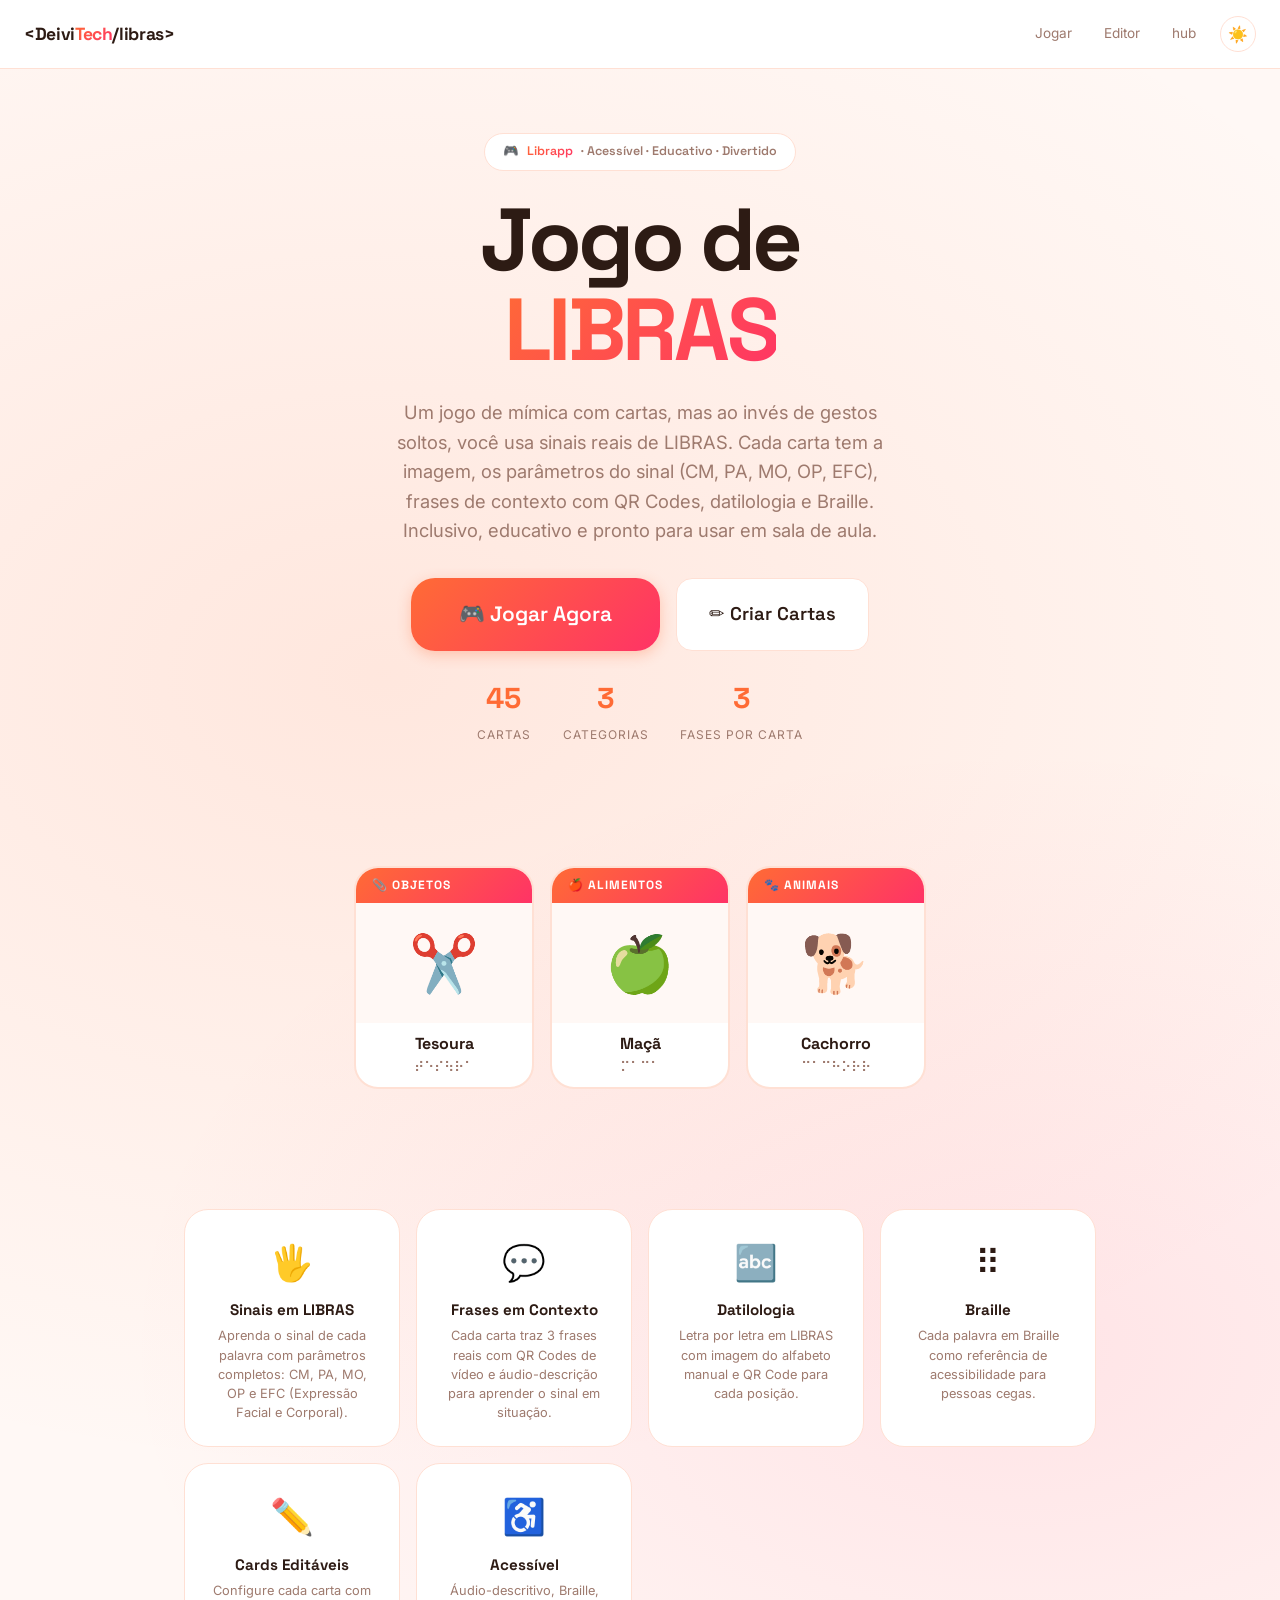
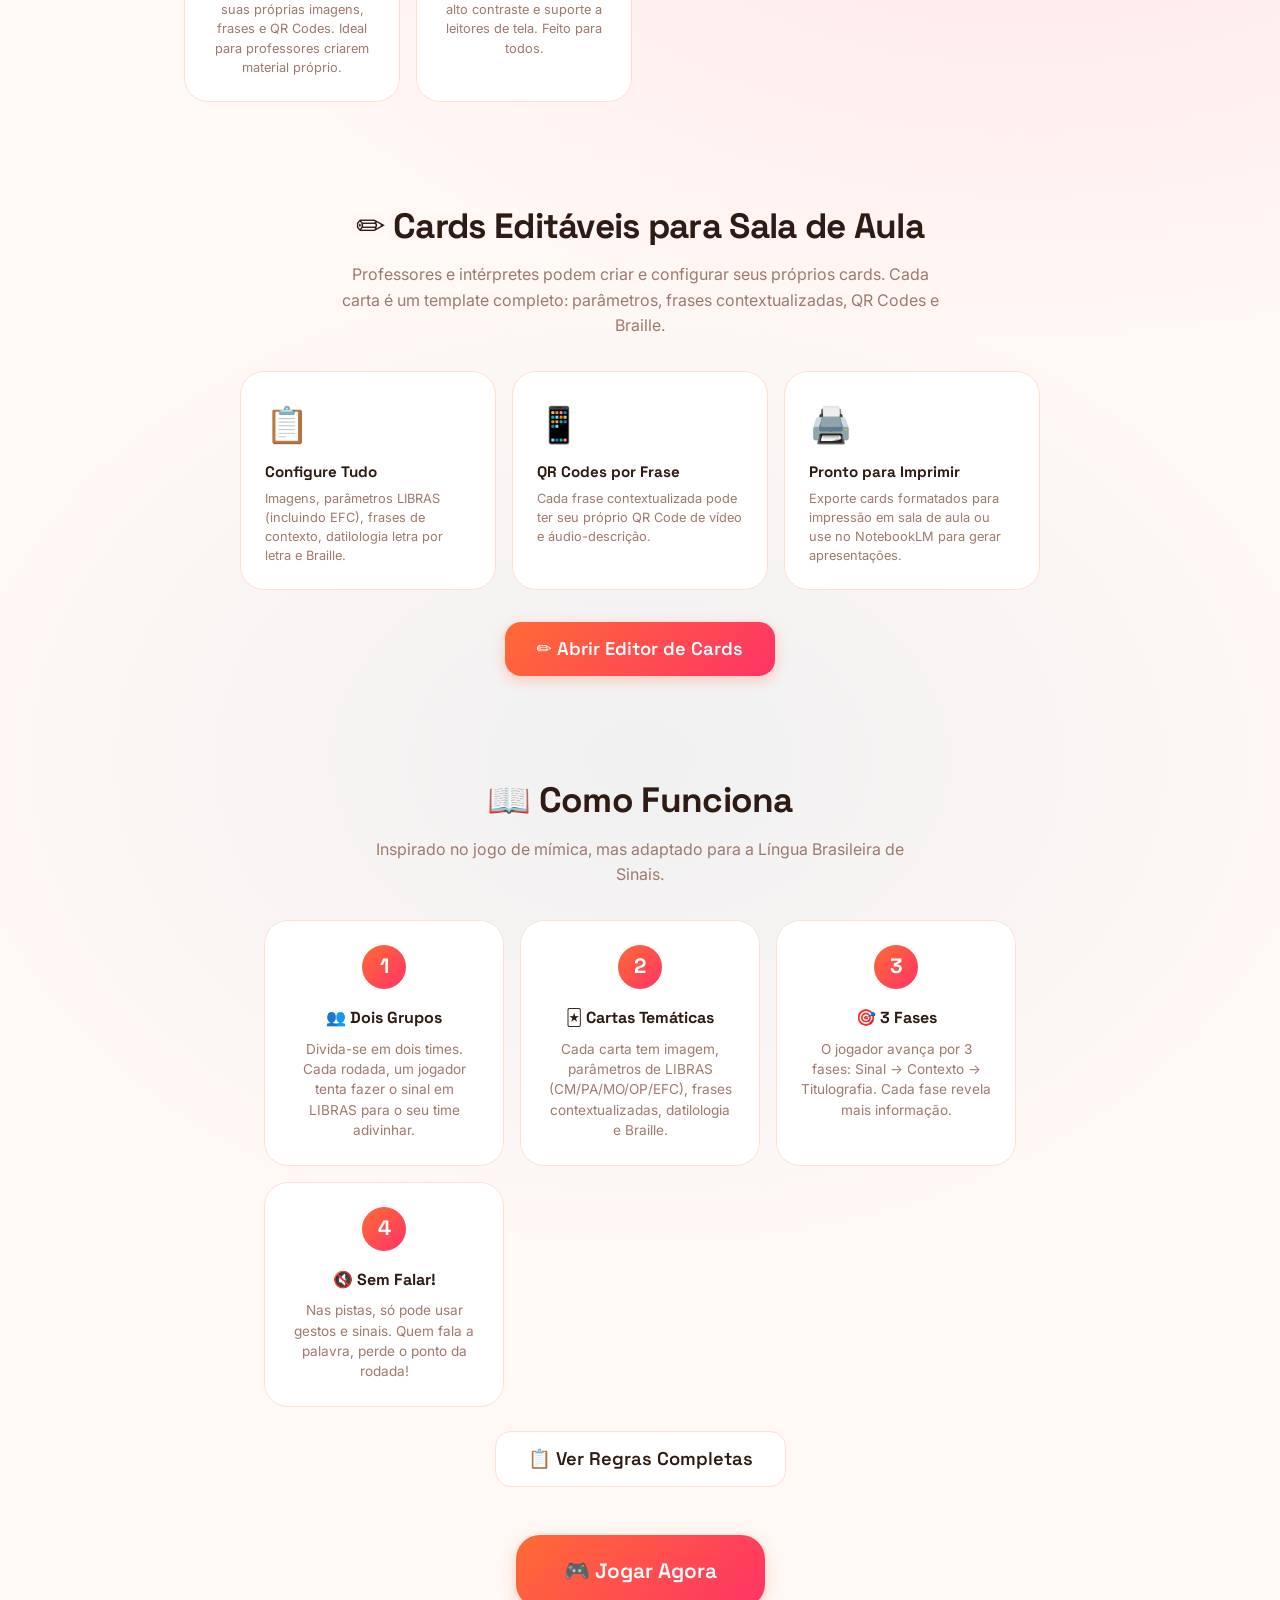
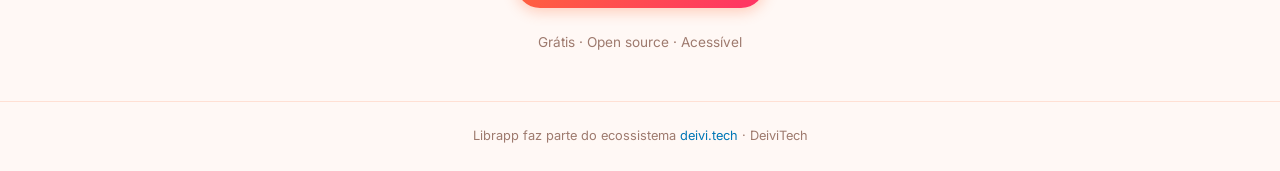
<file: index.html>
<!DOCTYPE html>
<html lang="pt-BR" data-theme="light">
<head>
  <meta charset="UTF-8">
  <meta name="viewport" content="width=device-width, initial-scale=1.0">
  <title>Librapp — Jogo de LIBRAS | deivi.tech/libras</title>
  <meta name="description" content="Librapp: um jogo para aprender e praticar Língua Brasileira de Sinais (LIBRAS) de forma divertida. Cartas interativas com sinal, parâmetros, frases e datilologia.">

  <!-- PWA / Mobile -->
  <link rel="manifest" href="/libras/manifest.json">
  <meta name="theme-color" content="#ff6b35">
  <meta name="apple-mobile-web-app-capable" content="yes">
  <meta name="apple-mobile-web-app-status-bar-style" content="default">
  <meta name="apple-mobile-web-app-title" content="Librapp">
  <link rel="apple-touch-icon" href="/libras/assets/icons/icon-192.png">
  <meta name="mobile-web-app-capable" content="yes">
  <meta name="application-name" content="Librapp">

  <link rel="preconnect" href="https://fonts.googleapis.com">
  <link rel="preconnect" href="https://fonts.gstatic.com" crossorigin>
  <link href="https://fonts.googleapis.com/css2?family=Inter:wght@400;500;600;700;800&family=Space+Grotesk:wght@500;600;700;800&display=swap" rel="stylesheet">
  <link rel="stylesheet" href="assets/style.css?v=6">
  <style>
    /* Landing-specific styles */
    .landing {
      min-height: 100vh;
      display: flex;
      flex-direction: column;
      background:
        radial-gradient(1200px 800px at 30% 20%, rgba(255,107,53,0.12), transparent),
        radial-gradient(900px 600px at 80% 40%, rgba(255,51,102,0.10), transparent),
        radial-gradient(700px 500px at 50% 70%, rgba(0,119,182,0.06), transparent),
        var(--bg);
    }

    /* Hero */
    .hero {
      flex: 1;
      display: flex;
      flex-direction: column;
      align-items: center;
      justify-content: center;
      text-align: center;
      padding: var(--space-3xl) var(--space-lg) var(--space-2xl);
      gap: var(--space-lg);
    }

    .hero-badge {
      display: inline-flex;
      gap: var(--space-sm);
      align-items: center;
      padding: 8px 18px;
      border-radius: var(--radius-full);
      background: var(--bg-card);
      border: 1px solid var(--border);
      font-size: 0.78rem;
      color: var(--muted);
      font-family: var(--display);
      font-weight: 600;
    }

    .hero-badge span {
      background: var(--grad-festa);
      -webkit-background-clip: text;
      background-clip: text;
      color: transparent;
    }

    .hero h1 {
      font-family: var(--display);
      font-size: clamp(2.5rem, 10vw, 5.5rem);
      font-weight: 800;
      line-height: 1.02;
      letter-spacing: -0.04em;
    }

    .hero h1 .grad {
      background: var(--grad-festa);
      -webkit-background-clip: text;
      background-clip: text;
      color: transparent;
    }

    .hero p {
      max-width: 520px;
      color: var(--muted);
      font-size: 1.15rem;
      line-height: 1.6;
    }

    .hero-actions {
      display: flex;
      gap: var(--space-md);
      flex-wrap: wrap;
      justify-content: center;
      margin-top: var(--space-sm);
    }

    /* Stats */
    .hero-stats {
      display: flex;
      gap: var(--space-xl);
      justify-content: center;
      flex-wrap: wrap;
    }

    .hero-stat {
      text-align: center;
    }

    .hero-stat-value {
      display: block;
      font-family: var(--display);
      font-size: 1.8rem;
      font-weight: 800;
      color: var(--orange);
    }

    .hero-stat-label {
      font-size: 0.75rem;
      color: var(--muted);
      text-transform: uppercase;
      letter-spacing: 0.08em;
    }

    /* Features Grid */
    .features-section {
      padding: var(--space-2xl) var(--space-lg);
      max-width: 960px;
      margin: 0 auto;
      width: 100%;
    }

    .features-grid {
      display: grid;
      grid-template-columns: repeat(auto-fit, minmax(200px, 1fr));
      gap: var(--space-md);
    }

    .feature-card {
      background: var(--bg-card);
      border: 1px solid var(--border);
      border-radius: var(--radius-xl);
      padding: var(--space-lg);
      text-align: center;
      transition: all var(--duration) var(--ease);
    }

    .feature-card:hover {
      border-color: var(--border-strong);
      transform: translateY(-4px);
      box-shadow: var(--shadow-card);
    }

    .feature-icon {
      font-size: 2.2rem;
      margin-bottom: var(--space-sm);
      display: block;
    }

    .feature-card h3 {
      font-family: var(--display);
      font-weight: 700;
      font-size: 0.95rem;
      margin-bottom: var(--space-xs);
    }

    .feature-card p {
      font-size: 0.8rem;
      color: var(--muted);
      line-height: 1.5;
    }

    /* How It Works */
    .how-section {
      padding: var(--space-2xl) var(--space-lg);
      max-width: 800px;
      margin: 0 auto;
      width: 100%;
    }

    .how-section h2 {
      font-family: var(--display);
      font-size: clamp(1.5rem, 4vw, 2.2rem);
      font-weight: 800;
      letter-spacing: -0.02em;
      text-align: center;
      margin-bottom: var(--space-sm);
    }

    .how-intro {
      text-align: center;
      color: var(--muted);
      font-size: 1rem;
      margin-bottom: var(--space-xl);
      max-width: 550px;
      margin-left: auto;
      margin-right: auto;
    }

    .rules-grid {
      display: grid;
      grid-template-columns: repeat(auto-fit, minmax(200px, 1fr));
      gap: var(--space-md);
      margin-bottom: var(--space-lg);
    }

    .rule-card {
      background: var(--bg-card);
      border: 1px solid var(--border);
      border-radius: var(--radius-xl);
      padding: var(--space-lg);
      text-align: center;
      transition: all var(--duration) var(--ease);
    }

    .rule-card:hover {
      border-color: var(--orange);
      transform: translateY(-4px);
      box-shadow: var(--shadow-card);
    }

    .rule-number {
      width: 44px;
      height: 44px;
      margin: 0 auto var(--space-md);
      border-radius: 50%;
      background: var(--grad-festa);
      color: #fff;
      display: flex;
      align-items: center;
      justify-content: center;
      font-family: var(--display);
      font-weight: 800;
      font-size: 1.3rem;
    }

    .rule-card h3 {
      font-family: var(--display);
      font-weight: 700;
      font-size: 1rem;
      margin-bottom: var(--space-sm);
    }

    .rule-card p {
      color: var(--muted);
      font-size: 0.85rem;
      line-height: 1.5;
    }

    .how-btn {
      text-align: center;
    }

    /* Decks Preview */
    .deck-preview {
      display: flex;
      gap: var(--space-md);
      justify-content: center;
      flex-wrap: wrap;
      margin: var(--space-lg) 0;
    }

    .deck-card {
      width: 180px;
      background: var(--bg-card);
      border: 2px solid var(--border);
      border-radius: var(--radius-xl);
      overflow: hidden;
      transition: all var(--duration) var(--ease);
      cursor: pointer;
    }

    .deck-card:hover {
      border-color: var(--orange);
      transform: translateY(-8px) rotate(-2deg);
      box-shadow: var(--shadow-card);
    }

    .deck-card:nth-child(2):hover {
      transform: translateY(-8px) rotate(2deg);
    }

    .deck-card-header {
      padding: var(--space-sm) var(--space-md);
      background: var(--grad-festa);
      color: #fff;
      font-family: var(--display);
      font-weight: 700;
      font-size: 0.75rem;
      text-transform: uppercase;
      letter-spacing: 0.08em;
    }

    .deck-card-image {
      height: 120px;
      display: flex;
      align-items: center;
      justify-content: center;
      font-size: 3.5rem;
      background: var(--bg);
    }

    .deck-card-footer {
      padding: var(--space-sm) var(--space-md);
      text-align: center;
    }

    .deck-card-word {
      font-family: var(--display);
      font-weight: 700;
      font-size: 1rem;
    }

    .deck-card-braille {
      font-size: 0.85rem;
      color: var(--muted);
    }

    /* Modal */
    .modal {
      position: fixed;
      top: 0;
      left: 0;
      width: 100%;
      height: 100%;
      background: var(--overlay);
      backdrop-filter: blur(8px);
      display: none;
      align-items: center;
      justify-content: center;
      z-index: 1000;
      padding: var(--space-md);
    }

    .modal.show {
      display: flex;
    }

    .modal-content {
      background: var(--bg-card);
      border: 1px solid var(--border);
      border-radius: var(--radius-xl);
      padding: var(--space-xl);
      max-width: 600px;
      width: 100%;
      max-height: 85vh;
      overflow-y: auto;
      position: relative;
      box-shadow: var(--shadow-lg);
    }

    .modal-close {
      position: absolute;
      top: var(--space-md);
      right: var(--space-md);
      background: var(--surface);
      border: 1px solid var(--border);
      color: var(--fg);
      width: 36px;
      height: 36px;
      border-radius: 50%;
      cursor: pointer;
      font-size: 1rem;
      transition: all var(--duration) var(--ease);
    }

    .modal-close:hover {
      background: var(--surface-hover);
      border-color: var(--orange);
      transform: rotate(90deg);
    }

    .modal-content h2 {
      font-family: var(--display);
      font-size: 1.8rem;
      font-weight: 800;
      margin-bottom: var(--space-lg);
      letter-spacing: -0.02em;
    }

    .modal-content h3 {
      font-family: var(--display);
      font-size: 1.1rem;
      font-weight: 700;
      margin: var(--space-lg) 0 var(--space-sm);
      color: var(--orange);
    }

    .modal-content ul {
      list-style: none;
      padding: 0;
    }

    .modal-content li {
      padding: var(--space-sm) 0 var(--space-sm) var(--space-lg);
      border-bottom: 1px solid var(--border);
      color: var(--fg-soft);
      font-size: 0.9rem;
      line-height: 1.5;
      position: relative;
    }

    .modal-content li::before {
      content: "▸";
      position: absolute;
      left: 0;
      color: var(--orange);
    }

    .modal-content li strong {
      color: var(--fg);
    }

    .modal-content .btn {
      margin-top: var(--space-lg);
      width: 100%;
      justify-content: center;
    }

    /* Footer */
    .landing-footer {
      padding: var(--space-lg) var(--space-lg);
      border-top: 1px solid var(--border);
      text-align: center;
      color: var(--muted);
      font-size: 0.8rem;
    }

    .landing-footer a {
      color: var(--blue);
    }

  /* Mobile Safe Areas */
  body {
    padding: env(safe-area-inset-top) env(safe-area-inset-right) env(safe-area-inset-bottom) env(safe-area-inset-left);
  }

  .header {
    padding-top: calc(var(--space-md) + env(safe-area-inset-top, 0px));
  }

  /* PWA Install Button */
  .pwa-install-bar {
    position: fixed;
    bottom: 0;
    left: 0;
    right: 0;
    z-index: 999;
    background: var(--bg-card);
    border-top: 1px solid var(--border);
    padding: var(--space-sm) var(--space-md);
    padding-bottom: calc(var(--space-sm) + env(safe-area-inset-bottom, 0px));
    display: flex;
    align-items: center;
    gap: var(--space-sm);
    backdrop-filter: blur(12px);
    animation: slideUp 0.4s var(--ease);
  }

  .pwa-install-bar.hidden {
    display: none;
  }

  .pwa-install-icon {
    font-size: 1.5rem;
    flex-shrink: 0;
  }

  .pwa-install-text {
    flex: 1;
    font-size: 0.8rem;
    font-weight: 500;
  }

  .pwa-install-text small {
    display: block;
    color: var(--muted);
    font-weight: 400;
    font-size: 0.7rem;
  }

  .pwa-install-close {
    background: none;
    border: none;
    color: var(--muted);
    font-size: 1.2rem;
    cursor: pointer;
    padding: 4px;
  }

  /* Touch Optimizations */
  .btn, button, a, .category-btn, .deck-btn, .player-btn {
    touch-action: manipulation;
    -webkit-tap-highlight-color: transparent;
  }

  .game-card-image img, .qr-img, .letter-image {
    pointer-events: none;
    -webkit-user-drag: none;
    user-select: none;
  }

  /* Prevent text selection on game elements */
  .game-card, .phase-panel, .qr-row, .braille-section {
    -webkit-user-select: none;
    user-select: none;
  }

  /* Smooth momentum scrolling */
  .landing, .game-page {
    -webkit-overflow-scrolling: touch;
  }

  /* Responsive */
  @media (max-width: 600px) {
      .hero {
        padding: var(--space-2xl) var(--space-md) var(--space-xl);
      }

      .deck-preview {
        flex-direction: column;
        align-items: center;
      }

      .deck-card {
        width: 100%;
        max-width: 220px;
      }

      .features-grid {
        grid-template-columns: 1fr 1fr;
      }
    }
  </style>
</head>
<body>
  <div class="landing">

    <!-- Header -->
    <header class="header">
      <span class="logo">&lt;Deivi<b>Tech</b>/libras&gt;</span>
      <nav class="header-nav">
        <a href="game/">Jogar</a>
        <a href="cards/">Editor</a>
        <a href="https://deivi.tech/">hub</a>
        <button class="theme-toggle" id="theme-toggle-btn" onclick="toggleTheme()" aria-label="Alternar tema">☀️</button>
      </nav>
    </header>

    <!-- Hero -->
    <section class="hero">
      <div class="hero-badge">
        🎮 <span>Librapp</span> · Acessível · Educativo · Divertido
      </div>

      <h1>
        Jogo de<br>
        <span class="grad">LIBRAS</span>
      </h1>

      <p>
        Um jogo de mímica com cartas, mas ao invés de gestos soltos, você usa
        sinais reais de LIBRAS. Cada carta tem a imagem, os parâmetros do sinal
        (CM, PA, MO, OP, EFC), frases de contexto com QR Codes, datilologia e
        Braille. Inclusivo, educativo e pronto para usar em sala de aula.
      </p>

      <div class="hero-actions">
        <a href="game/" class="btn btn-primary btn-xl">
          🎮 Jogar Agora
        </a>
        <a href="cards/" class="btn btn-secondary btn-lg">
          ✏️ Criar Cartas
        </a>
      </div>

      <div class="hero-stats">
        <div class="hero-stat">
          <span class="hero-stat-value" id="stat-cards">45</span>
          <span class="hero-stat-label">Cartas</span>
        </div>
        <div class="hero-stat">
          <span class="hero-stat-value" id="stat-categories">3</span>
          <span class="hero-stat-label">Categorias</span>
        </div>
        <div class="hero-stat">
          <span class="hero-stat-value">3</span>
          <span class="hero-stat-label">Fases por Carta</span>
        </div>
      </div>
    </section>

    <!-- Deck Preview -->
    <section class="features-section">
      <div class="deck-preview">
        <div class="deck-card">
          <div class="deck-card-header">📎 Objetos</div>
          <div class="deck-card-image">✂️</div>
          <div class="deck-card-footer">
            <div class="deck-card-word">Tesoura</div>
            <div class="deck-card-braille">⠞⠑⠎⠳⠗⠁</div>
          </div>
        </div>
        <div class="deck-card">
          <div class="deck-card-header">🍎 Alimentos</div>
          <div class="deck-card-image">🍏</div>
          <div class="deck-card-footer">
            <div class="deck-card-word">Maçã</div>
            <div class="deck-card-braille">⠍⠁⠉⠁</div>
          </div>
        </div>
        <div class="deck-card">
          <div class="deck-card-header">🐾 Animais</div>
          <div class="deck-card-image">🐕</div>
          <div class="deck-card-footer">
            <div class="deck-card-word">Cachorro</div>
            <div class="deck-card-braille">⠉⠁⠉⠓⠕⠗⠗</div>
          </div>
        </div>
      </div>
    </section>

    <!-- Features -->
    <section class="features-section">
      <div class="features-grid">
        <div class="feature-card">
          <span class="feature-icon">🖐️</span>
          <h3>Sinais em LIBRAS</h3>
          <p>Aprenda o sinal de cada palavra com parâmetros completos: CM, PA, MO, OP e EFC (Expressão Facial e Corporal).</p>
        </div>
        <div class="feature-card">
          <span class="feature-icon">💬</span>
          <h3>Frases em Contexto</h3>
          <p>Cada carta traz 3 frases reais com QR Codes de vídeo e áudio-descrição para aprender o sinal em situação.</p>
        </div>
        <div class="feature-card">
          <span class="feature-icon">🔤</span>
          <h3>Datilologia</h3>
          <p>Letra por letra em LIBRAS com imagem do alfabeto manual e QR Code para cada posição.</p>
        </div>
        <div class="feature-card">
          <span class="feature-icon">⠿</span>
          <h3>Braille</h3>
          <p>Cada palavra em Braille como referência de acessibilidade para pessoas cegas.</p>
        </div>
        <div class="feature-card">
          <span class="feature-icon">✏️</span>
          <h3>Cards Editáveis</h3>
          <p>Configure cada carta com suas próprias imagens, frases e QR Codes. Ideal para professores criarem material próprio.</p>
        </div>
        <div class="feature-card">
          <span class="feature-icon">♿</span>
          <h3>Acessível</h3>
          <p>Áudio-descritivo, Braille, alto contraste e suporte a leitores de tela. Feito para todos.</p>
        </div>
      </div>
    </section>

    <!-- Editáveis Section -->
    <section class="features-section">
      <div class="editable-section">
        <h2 style="font-family: var(--display); font-size: clamp(1.5rem, 4vw, 2.2rem); font-weight: 800; letter-spacing: -0.02em; text-align: center; margin-bottom: var(--space-sm);">
          ✏️ Cards Editáveis para Sala de Aula
        </h2>
        <p style="text-align: center; color: var(--muted); font-size: 1rem; margin-bottom: var(--space-xl); max-width: 600px; margin-left: auto; margin-right: auto;">
          Professores e intérpretes podem criar e configurar seus próprios cards.
          Cada carta é um template completo: parâmetros, frases contextualizadas, QR Codes e Braille.
        </p>

        <div style="display: grid; grid-template-columns: repeat(auto-fit, minmax(240px, 1fr)); gap: var(--space-md); max-width: 800px; margin: 0 auto;">
          <div class="feature-card" style="text-align: left;">
            <span class="feature-icon">📋</span>
            <h3>Configure Tudo</h3>
            <p>Imagens, parâmetros LIBRAS (incluindo EFC), frases de contexto, datilologia letra por letra e Braille.</p>
          </div>
          <div class="feature-card" style="text-align: left;">
            <span class="feature-icon">📱</span>
            <h3>QR Codes por Frase</h3>
            <p>Cada frase contextualizada pode ter seu próprio QR Code de vídeo e áudio-descrição.</p>
          </div>
          <div class="feature-card" style="text-align: left;">
            <span class="feature-icon">🖨️</span>
            <h3>Pronto para Imprimir</h3>
            <p>Exporte cards formatados para impressão em sala de aula ou use no NotebookLM para gerar apresentações.</p>
          </div>
        </div>

        <div style="text-align: center; margin-top: var(--space-xl);">
          <a href="cards/" class="btn btn-primary btn-lg">
            ✏️ Abrir Editor de Cards
          </a>
        </div>
      </div>
    </section>

    <!-- How It Works -->
    <section class="how-section">
      <h2>📖 Como Funciona</h2>
      <p class="how-intro">
        Inspirado no jogo de mímica, mas adaptado para a Língua Brasileira de Sinais.
      </p>

      <div class="rules-grid">
        <div class="rule-card">
          <div class="rule-number">1</div>
          <h3>👥 Dois Grupos</h3>
          <p>Divida-se em dois times. Cada rodada, um jogador tenta fazer o sinal em LIBRAS para o seu time adivinhar.</p>
        </div>
        <div class="rule-card">
          <div class="rule-number">2</div>
          <h3>🃏 Cartas Temáticas</h3>
          <p>Cada carta tem imagem, parâmetros de LIBRAS (CM/PA/MO/OP/EFC), frases contextualizadas, datilologia e Braille.</p>
        </div>
        <div class="rule-card">
          <div class="rule-number">3</div>
          <h3>🎯 3 Fases</h3>
          <p>O jogador avança por 3 fases: Sinal → Contexto → Titulografia. Cada fase revela mais informação.</p>
        </div>
        <div class="rule-card">
          <div class="rule-number">4</div>
          <h3>🔇 Sem Falar!</h3>
          <p>Nas pistas, só pode usar gestos e sinais. Quem fala a palavra, perde o ponto da rodada!</p>
        </div>
      </div>

      <div class="how-btn">
        <button class="btn btn-secondary btn-lg" onclick="toggleRules()">
          📋 Ver Regras Completas
        </button>
      </div>
    </section>

    <!-- CTA Final -->
    <section class="hero" style="padding-top: 0;">
      <a href="game/" class="btn btn-primary btn-xl">
        🎮 Jogar Agora
      </a>
      <p style="font-size: 0.85rem; color: var(--muted); margin-top: 0;">
        Grátis · Open source · Acessível
      </p>
    </section>

    <!-- PWA Install Bar -->
    <div id="pwa-install-btn" class="pwa-install-bar hidden">
      <span class="pwa-install-icon">🎮</span>
      <div class="pwa-install-text">
        Instalar Librapp
        <small>Jogo de LIBRAS direto na tela inicial</small>
      </div>
      <button class="btn btn-primary btn-sm" onclick="installPWA()">Instalar</button>
      <button class="pwa-install-close" onclick="this.parentElement.classList.add('hidden')">✕</button>
    </div>

    <!-- Footer -->
    <footer class="landing-footer">
      Librapp faz parte do ecossistema <a href="https://deivi.tech/">deivi.tech</a> · DeiviTech
    </footer>
  </div>

  <!-- Rules Modal -->
  <div id="rules-modal" class="modal" onclick="if(event.target===this) toggleRules()">
    <div class="modal-content">
      <button class="modal-close" onclick="toggleRules()">✕</button>
      <h2>📋 Regras do Librapp</h2>

      <h3>🎮 Preparação</h3>
      <ul>
        <li>Divida o grupo em 2 times (mínimo 2 pessoas por time)</li>
        <li>Abram as cartas no celular ou computador</li>
        <li>Definam um tempo limite (ex: 1 minuto por rodada)</li>
        <li>Configure quantos jogadores por time</li>
      </ul>

      <h3>🃏 Como Jogar</h3>
      <ul>
        <li><strong>Fase 1 — Sinal:</strong> O jogador vê imagem + descrição do sinal e tenta fazer em LIBRAS</li>
        <li><strong>Fase 2 — Contexto:</strong> Se não acertarem, leia frases contextualizadas (sem revelar a palavra!)</li>
        <li><strong>Fase 3 — Titulografia:</strong> Revela a palavra, datilologia, Braille e QR Codes</li>
        <li>O time ganha 1 ponto se acertar em cada fase</li>
      </ul>

      <h3>🚫 Regras de Conduta</h3>
      <ul>
        <li>Proibido falar a palavra da carta</li>
        <li>Proibido apontar para a escrita na tela</li>
        <li>Quem trapaceia, perde o ponto da rodada</li>
        <li>Ganha quem fizer mais pontos no final</li>
      </ul>

      <h3>♿ Acessibilidade</h3>
      <ul>
        <li><strong>Modo Acessível:</strong> Ative o ♿ para ouvir a descrição do sinal com fones de ouvido</li>
        <li><strong>Braille:</strong> Texto de referência na tela (app sem relevo físico)</li>
        <li><strong>QR Codes:</strong> Escaneie para ver o vídeo em LIBRAS ou ouvir a descrição de cada frase</li>
        <li><strong>EFC:</strong> Cada carta inclui Expressão Facial e Corporal — fundamental na LIBRAS</li>
        <li>LIBRAS como língua central do jogo — todos participam!</li>
      </ul>

      <button class="btn btn-primary" onclick="toggleRules()">
        Entendi! Vamos Jogar 🎮
      </button>
    </div>
  </div>

  <script>
    function toggleRules() {
      const modal = document.getElementById('rules-modal');
      modal.classList.toggle('show');
      document.body.style.overflow = modal.classList.contains('show') ? 'hidden' : '';
    }

    document.addEventListener('keydown', (e) => {
      if (e.key === 'Escape') {
        const modal = document.getElementById('rules-modal');
        if (modal.classList.contains('show')) toggleRules();
      }
    });

    function toggleTheme() {
      const html = document.documentElement;
      const current = html.getAttribute('data-theme');
      const next = current === 'dark' ? 'light' : 'dark';
      html.setAttribute('data-theme', next);
      localStorage.setItem('librapp-theme', next);
      const btn = document.getElementById('theme-toggle-btn');
      if (btn) btn.textContent = next === 'dark' ? '🌙' : '☀️';
    }

    // Load theme on page load
    (function() {
      const saved = localStorage.getItem('librapp-theme') || 'light';
      document.documentElement.setAttribute('data-theme', saved);
      const btn = document.getElementById('theme-toggle-btn');
      if (btn) btn.textContent = saved === 'dark' ? '🌙' : '☀️';
    })();

    // PWA: hide install bar if already standalone
    if (window.matchMedia('(display-mode: standalone)').matches || window.navigator.standalone) {
      document.getElementById('pwa-install-btn')?.classList.add('hidden');
    }
  </script>

  <script src="assets/pwa.js?v=2"></script>
</body>
</html>
</file>
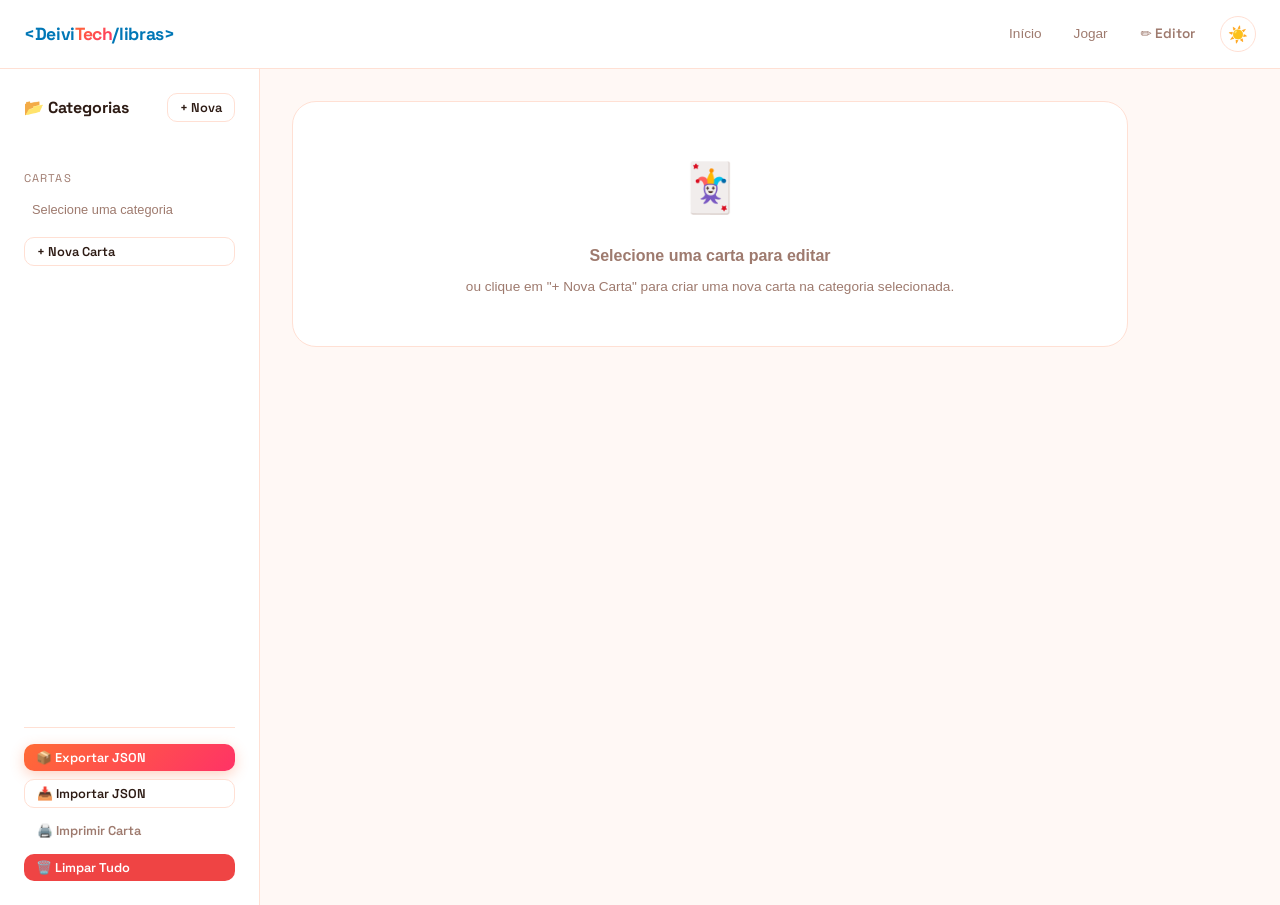
<file: cards/index.html>
<!DOCTYPE html>
<html lang="pt-BR">
<head>
  <meta charset="UTF-8">
  <meta http-equiv="refresh" content="0; url=editor.html">
  <link rel="canonical" href="editor.html">
  <title>Editor de Cartas — Librapp</title>
</head>
<body>
  <p>Redirecionando para o <a href="editor.html">editor de cartas</a>...</p>
</body>
</html>
</file>
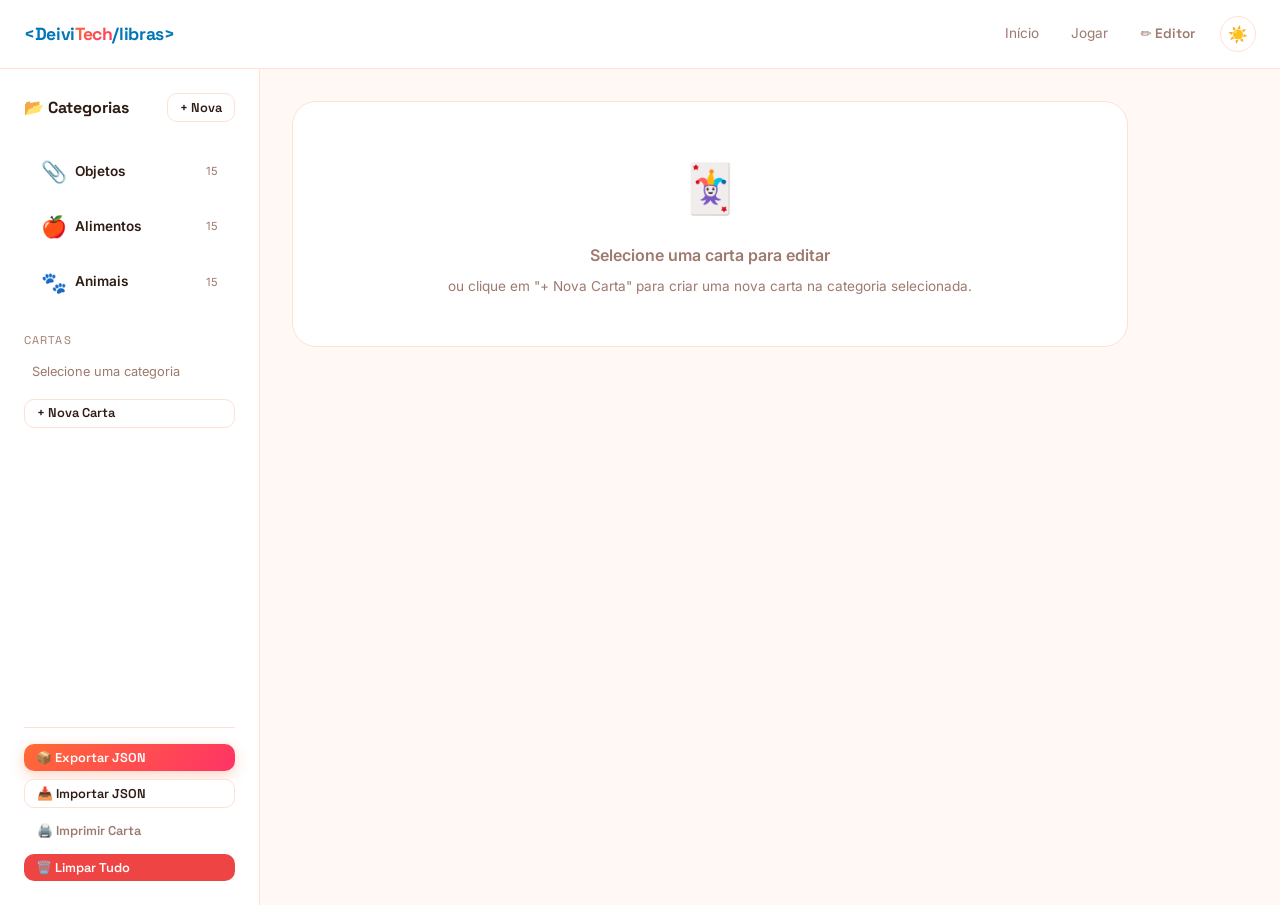
<file: cards/editor.html>
<!DOCTYPE html>
<html lang="pt-BR" data-theme="light">
<head>
  <meta charset="UTF-8">
  <meta name="viewport" content="width=device-width, initial-scale=1.0">
  <title>Editor de Cartas — Librapp | deivi.tech/libras</title>
  <meta name="description" content="Editor de cartas do jogo Librapp. Crie e edite cartas de LIBRAS de forma fácil.">

  <link rel="manifest" href="../manifest.json">
  <meta name="theme-color" content="#ff6b35">
  <meta name="apple-mobile-web-app-capable" content="yes">
  <meta name="apple-mobile-web-app-status-bar-style" content="default">

  <base href="./">
  <link rel="preconnect" href="https://fonts.googleapis.com">
  <link rel="preconnect" href="https://fonts.gstatic.com" crossorigin>
  <link href="https://fonts.googleapis.com/css2?family=Inter:wght@400;500;600;700;800&family=Space+Grotesk:wght@500;600;700;800&display=swap" rel="stylesheet">
  <link rel="stylesheet" href="../assets/style.css?v=6">
  <link rel="stylesheet" href="editor.css?v=4">
  <style>
    /* Editor Layout */
    .editor-wrapper {
      display: grid;
      grid-template-columns: 260px 1fr;
      min-height: calc(100vh - 64px);
    }
    @media (max-width: 900px) {
      .editor-wrapper { grid-template-columns: 1fr; }
      .editor-sidebar { border-right: none !important; border-bottom: 1px solid var(--border) !important; }
    }

    /* Sidebar */
    .editor-sidebar {
      background: var(--surface);
      border-right: 1px solid var(--border);
      padding: var(--space-lg);
      display: flex;
      flex-direction: column;
      gap: var(--space-lg);
      position: sticky;
      top: 64px;
      height: calc(100vh - 64px);
      overflow-y: auto;
    }
    .sidebar-header { display: flex; justify-content: space-between; align-items: center; }
    .sidebar-title { font-family: var(--display); font-weight: 700; font-size: 1rem; }
    .categories-list { display: flex; flex-direction: column; gap: var(--space-xs); }
    .category-item {
      display: flex; align-items: center; gap: var(--space-sm);
      padding: var(--space-sm) var(--space-md); border-radius: var(--radius-md);
      cursor: pointer; transition: all var(--duration) var(--ease); border: 1px solid transparent;
    }
    .category-item:hover { background: var(--surface-hover); }
    .category-item.active { background: var(--surface-hover); border-color: var(--orange); }
    .category-item .category-icon { font-size: 1.3rem; }
    .category-item .category-name { font-weight: 600; font-size: 0.85rem; }
    .category-item .category-count { margin-left: auto; font-size: 0.7rem; color: var(--muted); }

    .cards-section-title {
      font-family: var(--display); font-size: 0.7rem; color: var(--muted);
      text-transform: uppercase; letter-spacing: 0.1em; margin-bottom: var(--space-xs);
    }
    .cards-list { display: flex; flex-direction: column; gap: 2px; }
    .card-item {
      display: flex; align-items: center; gap: var(--space-sm);
      padding: 6px var(--space-sm); border-radius: var(--radius-sm);
      cursor: pointer; transition: background var(--duration) var(--ease); font-size: 0.85rem;
    }
    .card-item:hover { background: var(--surface-hover); }
    .card-item .card-word { font-weight: 600; }
    .card-item .card-braille { font-size: 0.8rem; color: var(--muted); margin-left: auto; }

    /* Main */
    .editor-main {
      padding: var(--space-xl);
      display: flex; flex-direction: column; gap: var(--space-lg);
      max-width: 900px;
    }

    /* Preview sticky */
    .preview-sticky {
      position: sticky;
      top: calc(64px + var(--space-sm));
      z-index: 9;
      background: var(--bg-card);
      border: 1px solid var(--border);
      border-radius: var(--radius-xl);
      padding: var(--space-lg);
    }
    #preview-content { max-height: 70vh; overflow: auto; }

    /* Phase Tabs */
    .phase-tabs {
      display: flex; gap: var(--space-xs); flex-wrap: wrap;
      position: sticky; top: 64px; z-index: 10;
      background: var(--bg); padding: var(--space-sm) 0;
      border-bottom: 1px solid var(--border);
    }
    .phase-tab {
      padding: 8px 16px; border-radius: var(--radius-full);
      font-family: var(--display); font-weight: 700; font-size: 0.8rem;
      cursor: pointer; transition: all var(--duration) var(--ease);
      border: 2px solid var(--border); background: var(--bg-card);
      display: flex; align-items: center; gap: 6px;
    }
    .phase-tab:hover { border-color: var(--border-strong); }
    .phase-tab.active { background: var(--grad-festa); color: #fff; border-color: transparent; }
    .phase-tab .tab-num {
      width: 22px; height: 22px; border-radius: 50%;
      display: flex; align-items: center; justify-content: center;
      font-size: 0.7rem; font-weight: 800;
      background: rgba(255,255,255,0.2);
    }
    .phase-tab:not(.active) .tab-num { background: var(--surface); }

    /* Phase Sections */
    .phase-section {
      background: var(--bg-card); border: 1px solid var(--border);
      border-radius: var(--radius-xl); padding: var(--space-xl);
      scroll-margin-top: 140px;
    }
    .phase-section h3 {
      font-family: var(--display); font-weight: 800; font-size: 1.1rem;
      margin-bottom: var(--space-md); display: flex; align-items: center; gap: var(--space-sm);
    }
    .phase-section h3 .phase-badge {
      font-size: 0.65rem; padding: 3px 10px; border-radius: var(--radius-full);
      background: var(--grad-festa); color: #fff; font-weight: 700;
    }

    /* Fields */
    .field-row { display: grid; grid-template-columns: 1fr 1fr; gap: var(--space-md); margin-bottom: var(--space-md); }
    .field-row.triple { grid-template-columns: 1fr 1fr 1fr; }
    .field-row.full { grid-template-columns: 1fr; }
    @media (max-width: 600px) { .field-row, .field-row.triple { grid-template-columns: 1fr; } }

    .field { display: flex; flex-direction: column; gap: 4px; margin-bottom: var(--space-md); }
    .field label {
      font-family: var(--display); font-size: 0.72rem; font-weight: 600;
      color: var(--muted); text-transform: uppercase; letter-spacing: 0.06em;
    }
    .field input, .field textarea, .field select {
      width: 100%; padding: 10px 14px; border: 1px solid var(--border);
      border-radius: var(--radius-md); background: var(--surface); color: var(--fg);
      font-family: 'Inter', sans-serif; font-size: 0.9rem;
      transition: border-color var(--duration) var(--ease);
    }
    .field input:focus, .field textarea:focus {
      outline: none; border-color: var(--orange);
      box-shadow: 0 0 0 3px rgba(255,107,53,0.1);
    }
    .field textarea { resize: vertical; min-height: 80px; }
    .field .hint { font-size: 0.7rem; color: var(--muted); font-style: italic; }

    /* Danger button */
    .btn-danger {
      background: var(--red) !important; color: #fff !important;
      border-color: var(--red) !important;
    }
    .btn-danger:hover { filter: brightness(1.1); }

    /* Clear warning */
    .clear-warning {
      background: var(--red); color: #fff; font-size: 0.75rem;
      padding: 8px 16px; border-radius: var(--radius-md); text-align: center;
      animation: slideDown 0.3s var(--ease);
    }

    /* Param badges */
    .param-cm label { color: var(--blue); }
    .param-pa label { color: var(--green); }
    .param-mo label { color: var(--purple); }
    .param-op label { color: var(--orange); }
    .param-efc label { color: #e91e63; }

    /* File upload */
    .file-upload {
      border: 2px dashed var(--border); border-radius: var(--radius-lg);
      padding: var(--space-lg); text-align: center; cursor: pointer;
      transition: all var(--duration) var(--ease); background: var(--surface);
      position: relative; overflow: hidden;
    }
    .file-upload:hover { border-color: var(--orange); background: rgba(255,107,53,0.04); }
    .file-upload.has-file { border-color: var(--green); background: rgba(0,200,83,0.04); }
    .file-upload input[type="file"] {
      position: absolute; inset: 0; opacity: 0; cursor: pointer;
      font-size: 0; width: 100%; height: 100%;
    }
    .file-upload .upload-icon { font-size: 2rem; margin-bottom: var(--space-xs); }
    .file-upload .upload-text { font-size: 0.85rem; color: var(--muted); }
    .file-upload .upload-filename { font-weight: 700; color: var(--fg); font-size: 0.9rem; margin-top: 4px; }

    /* Sentence blocks */
    .sentence-block {
      border: 1px solid var(--border); border-radius: var(--radius-md);
      padding: var(--space-md); margin-bottom: var(--space-sm);
      background: var(--surface); transition: border-color var(--duration) var(--ease);
    }
    .sentence-block:hover { border-color: var(--border-strong); }
    .sentence-block .sentence-header {
      display: flex; align-items: center; gap: var(--space-sm); margin-bottom: var(--space-sm);
    }
    .sentence-block .sentence-num {
      width: 24px; height: 24px; border-radius: 50%;
      background: var(--grad-festa); color: #fff; display: flex;
      align-items: center; justify-content: center; font-size: 0.7rem; font-weight: 800;
      flex-shrink: 0;
    }
    .sentence-block .sentence-label { font-weight: 600; font-size: 0.85rem; }

    /* Fingerspelling chips */
    .fs-chips { display: flex; flex-wrap: wrap; gap: 6px; }
    .fs-chip {
      display: flex; flex-direction: column; align-items: center; gap: 2px;
      padding: 6px 10px; border: 1px solid var(--border); border-radius: var(--radius-md);
      background: var(--surface); min-width: 50px; position: relative;
    }
    .fs-chip .letter { font-family: var(--display); font-weight: 800; font-size: 1.2rem; }
    .fs-chip input {
      width: 100%; border: none; background: transparent; text-align: center;
      font-size: 0.65rem; color: var(--muted); padding: 2px;
    }
    .fs-chip input:focus { outline: none; color: var(--fg); }
    .fs-chip .remove-letter {
      position: absolute; top: -6px; right: -6px; width: 18px; height: 18px;
      border-radius: 50%; background: var(--red); color: #fff; border: none;
      font-size: 0.6rem; cursor: pointer; display: flex; align-items: center;
      justify-content: center; opacity: 0; transition: opacity var(--duration);
    }
    .fs-chip:hover .remove-letter { opacity: 1; }

    /* Actions */
    .editor-actions {
      display: flex; gap: var(--space-md); flex-wrap: wrap;
      padding: var(--space-lg) 0; border-top: 1px solid var(--border);
    }

    /* Print */
    @media print {
      .editor-sidebar, .phase-tabs, .editor-actions, .header { display: none !important; }
      .editor-wrapper { display: block !important; }
      .editor-main { padding: 0 !important; max-width: 100% !important; }
      .phase-section { break-inside: avoid; border: 1px solid #ccc !important; margin-bottom: 16px; }
    }

    /* Safe areas */
    body { padding: env(safe-area-inset-top) env(safe-area-inset-right) env(safe-area-inset-bottom) env(safe-area-inset-left); }
    .header { padding-top: calc(var(--space-md) + env(safe-area-inset-top, 0px)); }
  </style>
</head>
<body>
  <header class="header">
    <a href="../index.html" class="logo">&lt;Deivi<b>Tech</b>/libras&gt;</a>
    <nav class="header-nav">
      <a href="../index.html">Início</a>
      <a href="../game/">Jogar</a>
      <a href="editor.html" class="btn btn-ghost">✏️ Editor</a>
      <button class="theme-toggle" id="theme-toggle-btn" onclick="toggleTheme()" aria-label="Alternar tema">☀️</button>
    </nav>
  </header>

  <div class="editor-wrapper">
    <!-- Sidebar -->
    <aside class="editor-sidebar">
      <div class="sidebar-header">
        <span class="sidebar-title">📂 Categorias</span>
        <button class="btn btn-secondary btn-sm" onclick="editor.createNewCategory()">+ Nova</button>
      </div>
      <div class="categories-list" id="categories-list"></div>

      <div class="cards-section">
        <div class="cards-section-title">Cartas</div>
        <div class="cards-list" id="cards-list"></div>
        <button class="btn btn-secondary btn-sm" onclick="editor.addNewCard()" style="width:100%;margin-top:var(--space-sm)">
          + Nova Carta
        </button>
      </div>

      <div style="margin-top: auto; border-top: 1px solid var(--border); padding-top: var(--space-md); display: flex; flex-direction: column; gap: var(--space-sm);">
        <button class="btn btn-primary btn-sm" onclick="editor.saveToFile()" style="width:100%">
          📦 Exportar JSON
        </button>
        <button class="btn btn-secondary btn-sm" onclick="document.getElementById('import-json').click()" style="width:100%">
          📥 Importar JSON
        </button>
        <input type="file" id="import-json" accept=".json" style="display:none" onchange="editor.importFromFile(this)">
        <button class="btn btn-ghost btn-sm" onclick="editor.printCard()" style="width:100%">
          🖨️ Imprimir Carta
        </button>
        <button class="btn btn-danger btn-sm" onclick="editor.clearAll()" style="width:100%">
          🗑️ Limpar Tudo
        </button>
      </div>
    </aside>

    <!-- Main -->
    <main class="editor-main" id="editor-main">
      <div id="card-form">
        <div class="phase-section" style="text-align:center; padding: var(--space-2xl); color: var(--muted);">
          <div style="font-size: 3rem; margin-bottom: var(--space-md);">🃏</div>
          <p style="font-size: 1rem; font-weight: 600; margin-bottom: var(--space-sm);">Selecione uma carta para editar</p>
          <p style="font-size: 0.85rem;">ou clique em "+ Nova Carta" para criar uma nova carta na categoria selecionada.</p>
        </div>
      </div>
    </main>
  </div>

  <script>
    function toggleTheme() {
      const html = document.documentElement;
      const next = html.getAttribute('data-theme') === 'dark' ? 'light' : 'dark';
      html.setAttribute('data-theme', next);
      localStorage.setItem('librapp-theme', next);
      const btn = document.getElementById('theme-toggle-btn');
      if (btn) btn.textContent = next === 'dark' ? '🌙' : '☀️';
    }
    (function() {
      const saved = localStorage.getItem('librapp-theme') || 'light';
      document.documentElement.setAttribute('data-theme', saved);
      const btn = document.getElementById('theme-toggle-btn');
      if (btn) btn.textContent = saved === 'dark' ? '🌙' : '☀️';
    })();
  </script>
  <script src="editor.js?v=7"></script>
  <script src="../assets/pwa.js?v=2"></script>
</body>
</html>
</file>
<file: assets/style.css>
/* ============================================
   Librapp - Design System (Festa Theme)
   ============================================ */

/* === Theme Variables === */
:root {
  --blue: #0077b6;
  --blue-light: #00a8e8;
  --green: #00c853;
  --green-light: #69f0ae;
  --purple: #6b46c1;
  --purple-light: #b39ddb;
  --orange: #ff6b35;
  --orange-light: #ff9a56;
  --pink: #ff3366;
  --pink-light: #ff6b8a;
  --yellow: #ffd600;
  --red: #ef4444;

  --grad-festa: linear-gradient(135deg, var(--orange) 0%, var(--pink) 100%);
  --grad-festa-subtle: linear-gradient(135deg, rgba(255,107,53,0.08) 0%, rgba(255,51,102,0.08) 100%);
  --grad-blue: linear-gradient(135deg, var(--blue) 0%, var(--blue-light) 100%);
  --grad-green: linear-gradient(135deg, var(--green) 0%, var(--green-light) 100%);
  --grad-purple: linear-gradient(135deg, var(--purple) 0%, var(--purple-light) 100%);
}

/* Light Theme (default) */
[data-theme="light"],
:root {
  --bg: #fff8f5;
  --bg-card: #ffffff;
  --bg-elevated: #fff0eb;
  --surface: #ffffff;
  --surface-hover: #fff5f0;
  --border: #ffe0d4;
  --border-strong: #ffc8b8;
  --fg: #2d1b14;
  --fg-soft: #5c4036;
  --muted: #9e7a6e;
  --muted-dark: #7a5e54;
  --shadow-sm: 0 1px 3px rgba(255,107,53,0.1);
  --shadow-md: 0 4px 16px rgba(255,107,53,0.12);
  --shadow-lg: 0 8px 32px rgba(255,107,53,0.15);
  --shadow-card: 0 6px 24px rgba(255,107,53,0.12);
  --overlay: rgba(45,27,20,0.5);
}

/* Dark Theme */
[data-theme="dark"] {
  --bg: #0f0a08;
  --bg-card: #1a1210;
  --bg-elevated: #241814;
  --surface: #1a1210;
  --surface-hover: #2a1c16;
  --border: #3d2a22;
  --border-strong: #5a3d32;
  --fg: #f5e8e2;
  --fg-soft: #cbb5ab;
  --muted: #8a7064;
  --muted-dark: #6b554a;
  --shadow-sm: 0 1px 3px rgba(0,0,0,0.4);
  --shadow-md: 0 4px 16px rgba(0,0,0,0.5);
  --shadow-lg: 0 8px 32px rgba(0,0,0,0.6);
  --shadow-card: 0 6px 24px rgba(0,0,0,0.5);
  --overlay: rgba(0,0,0,0.7);
}

/* === Typography === */
@import url('https://fonts.googleapis.com/css2?family=Inter:wght@400;500;600;700;800&family=Space+Grotesk:wght@500;600;700;800&display=swap');

:root {
  --font: "Inter", -apple-system, BlinkMacSystemFont, "Segoe UI", Roboto, sans-serif;
  --display: "Space Grotesk", "Inter", system-ui, sans-serif;
  --mono: "JetBrains Mono", "Fira Code", monospace;

  --space-xs: 4px;
  --space-sm: 8px;
  --space-md: 16px;
  --space-lg: 24px;
  --space-xl: 32px;
  --space-2xl: 48px;
  --space-3xl: 64px;

  --radius-sm: 6px;
  --radius-md: 10px;
  --radius-lg: 16px;
  --radius-xl: 24px;
  --radius-full: 999px;

  --ease: cubic-bezier(0.4, 0, 0.2, 1);
  --duration: 200ms;
}

/* === Reset === */
*, *::before, *::after {
  box-sizing: border-box;
  margin: 0;
  padding: 0;
}

html {
  -webkit-font-smoothing: antialiased;
  -moz-osx-font-smoothing: grayscale;
  scroll-behavior: smooth;
}

body {
  font-family: var(--font);
  background: var(--bg);
  color: var(--fg);
  line-height: 1.6;
  min-height: 100vh;
  transition: background 0.3s ease, color 0.3s ease;
}

a {
  color: var(--blue);
  text-decoration: none;
  transition: color var(--duration) var(--ease);
}

a:hover {
  color: var(--orange);
}

img {
  max-width: 100%;
  height: auto;
}

/* === Header === */
.header {
  padding: var(--space-md) var(--space-lg);
  border-bottom: 1px solid var(--border);
  display: flex;
  align-items: center;
  gap: var(--space-md);
  background: var(--surface);
  position: sticky;
  top: 0;
  z-index: 100;
  backdrop-filter: blur(12px);
  transition: background 0.3s ease, border-color 0.3s ease;
}

.logo {
  font-family: var(--display);
  font-weight: 800;
  font-size: 1.1rem;
  letter-spacing: -0.02em;
}

.logo b {
  background: var(--grad-festa);
  -webkit-background-clip: text;
  background-clip: text;
  color: transparent;
}

.header-nav {
  margin-left: auto;
  display: flex;
  gap: var(--space-md);
  align-items: center;
}

.header-nav a {
  color: var(--muted);
  font-size: 0.85rem;
  padding: var(--space-xs) var(--space-sm);
  border-radius: var(--radius-sm);
  transition: all var(--duration) var(--ease);
}

.header-nav a:hover {
  color: var(--fg);
  background: var(--surface-hover);
}

/* Theme Toggle */
.theme-toggle {
  background: none;
  border: 1px solid var(--border);
  border-radius: var(--radius-full);
  width: 36px;
  height: 36px;
  display: flex;
  align-items: center;
  justify-content: center;
  cursor: pointer;
  font-size: 1rem;
  color: var(--muted);
  transition: all var(--duration) var(--ease);
}

.theme-toggle:hover {
  background: var(--surface-hover);
  border-color: var(--orange);
  color: var(--orange);
}

/* === Buttons === */
.btn {
  display: inline-flex;
  align-items: center;
  gap: var(--space-sm);
  padding: var(--space-sm) var(--space-md);
  border-radius: var(--radius-md);
  font-family: var(--display);
  font-weight: 600;
  font-size: 0.9rem;
  border: none;
  cursor: pointer;
  transition: all var(--duration) var(--ease);
  text-decoration: none;
  line-height: 1.2;
}

.btn:active {
  transform: scale(0.97);
}

.btn-primary {
  background: var(--grad-festa);
  color: #fff;
  box-shadow: 0 4px 14px rgba(255,107,53,0.3);
}

.btn-primary:hover {
  transform: translateY(-2px);
  box-shadow: 0 6px 20px rgba(255,107,53,0.4);
}

.btn-secondary {
  background: var(--surface);
  color: var(--fg);
  border: 1px solid var(--border);
}

.btn-secondary:hover {
  background: var(--surface-hover);
  border-color: var(--border-strong);
}

.btn-accent {
  background: var(--green);
  color: #fff;
  box-shadow: 0 4px 14px rgba(0,200,83,0.3);
}

.btn-accent:hover {
  background: #00b84a;
  transform: translateY(-2px);
  box-shadow: 0 6px 20px rgba(0,200,83,0.4);
}

.btn-ghost {
  background: transparent;
  color: var(--muted);
  border: 1px solid transparent;
}

.btn-ghost:hover {
  color: var(--fg);
  background: var(--surface-hover);
  border-color: var(--border);
}

.btn-sm {
  padding: 6px 12px;
  font-size: 0.8rem;
}

.btn-lg {
  padding: var(--space-md) var(--space-xl);
  font-size: 1.15rem;
  border-radius: var(--radius-lg);
}

.btn-xl {
  padding: var(--space-lg) var(--space-2xl);
  font-size: 1.3rem;
  border-radius: var(--radius-xl);
}

.btn-icon {
  width: 40px;
  height: 40px;
  padding: 0;
  display: flex;
  align-items: center;
  justify-content: center;
  border-radius: var(--radius-md);
}

/* === Card Component === */
.card {
  background: var(--bg-card);
  border: 1px solid var(--border);
  border-radius: var(--radius-lg);
  padding: var(--space-lg);
  transition: all var(--duration) var(--ease);
  box-shadow: var(--shadow-sm);
}

.card:hover {
  border-color: var(--border-strong);
  box-shadow: var(--shadow-md);
}

.card-flat {
  background: var(--bg-card);
  border: 1px solid var(--border);
  border-radius: var(--radius-lg);
  padding: var(--space-lg);
}

/* === Badges === */
.badge {
  font-family: var(--display);
  font-size: 0.7rem;
  text-transform: uppercase;
  letter-spacing: 0.12em;
  font-weight: 600;
  border-radius: var(--radius-full);
  padding: 4px 12px;
  display: inline-flex;
  align-items: center;
  gap: 4px;
}

.badge-orange {
  background: rgba(255,107,53,0.12);
  color: var(--orange);
}

.badge-blue {
  background: rgba(0,119,182,0.12);
  color: var(--blue);
}

.badge-green {
  background: rgba(0,200,83,0.12);
  color: var(--green);
}

.badge-purple {
  background: rgba(107,70,193,0.12);
  color: var(--purple);
}

/* === Grid === */
.grid {
  display: grid;
  gap: var(--space-md);
}

.grid-2 { grid-template-columns: repeat(2, 1fr); }
.grid-3 { grid-template-columns: repeat(3, 1fr); }
.grid-4 { grid-template-columns: repeat(4, 1fr); }

@media (max-width: 768px) {
  .grid-2, .grid-3, .grid-4 {
    grid-template-columns: 1fr;
  }
}

/* === Container === */
.container {
  max-width: 1200px;
  margin: 0 auto;
  padding: 0 var(--space-lg);
}

.container-sm {
  max-width: 720px;
  margin: 0 auto;
  padding: 0 var(--space-md);
}

/* === Phase Indicator (shared) === */
.phase-indicator {
  display: flex;
  gap: var(--space-sm);
  align-items: center;
}

.phase-dot {
  width: 12px;
  height: 12px;
  border-radius: 50%;
  background: var(--border);
  transition: all var(--duration) var(--ease);
}

.phase-dot.active {
  background: var(--orange);
  box-shadow: 0 0 8px rgba(255,107,53,0.5);
}

.phase-dot.completed {
  background: var(--green);
}

/* === Animations === */
@keyframes fadeIn {
  from { opacity: 0; transform: translateY(10px); }
  to { opacity: 1; transform: translateY(0); }
}

@keyframes slideUp {
  from { opacity: 0; transform: translateY(30px); }
  to { opacity: 1; transform: translateY(0); }
}

@keyframes pulse {
  0%, 100% { transform: scale(1); }
  50% { transform: scale(1.05); }
}

@keyframes shimmer {
  0% { background-position: -200% 0; }
  100% { background-position: 200% 0; }
}

.fade-in {
  animation: fadeIn 0.4s var(--ease);
}

.slide-up {
  animation: slideUp 0.5s var(--ease);
}

/* === Form Elements === */
.editor-input {
  width: 100%;
  padding: var(--space-sm) var(--space-md);
  background: var(--bg);
  border: 1px solid var(--border);
  border-radius: var(--radius-sm);
  color: var(--fg);
  font-family: var(--font);
  font-size: 0.95rem;
  transition: border-color var(--duration) var(--ease);
}

.editor-input:focus {
  outline: none;
  border-color: var(--blue);
  box-shadow: 0 0 0 3px rgba(0,119,182,0.15);
}

.editor-textarea {
  resize: vertical;
  min-height: 80px;
}

/* === Util === */
.sr-only {
  position: absolute;
  width: 1px;
  height: 1px;
  padding: 0;
  margin: -1px;
  overflow: hidden;
  clip: rect(0, 0, 0, 0);
  white-space: nowrap;
  border: 0;
}

.text-center { text-align: center; }
.text-muted { color: var(--muted); }
.text-accent { color: var(--orange); }
.text-blue { color: var(--blue); }
.text-green { color: var(--green); }
.text-purple { color: var(--purple); }

.flex { display: flex; }
.flex-col { flex-direction: column; }
.items-center { align-items: center; }
.justify-center { justify-content: center; }
.justify-between { justify-content: space-between; }
.gap-sm { gap: var(--space-sm); }
.gap-md { gap: var(--space-md); }
.gap-lg { gap: var(--space-lg); }

.mt-sm { margin-top: var(--space-sm); }
.mt-md { margin-top: var(--space-md); }
.mt-lg { margin-top: var(--space-lg); }
.mt-xl { margin-top: var(--space-xl); }
.mt-2xl { margin-top: var(--space-2xl); }

.mb-sm { margin-bottom: var(--space-sm); }
.mb-md { margin-bottom: var(--space-md); }
.mb-lg { margin-bottom: var(--space-lg); }

.hidden { display: none !important; }
.visible { display: flex !important; }

/* === Icons === */
.icon-lg {
  font-size: 2rem;
}

/* === Print === */
@media print {
  .header, .game-controls, .no-print {
    display: none !important;
  }

  body {
    background: #fff !important;
    color: #000 !important;
  }

  .card-flat, .game-card, .phase-panel {
    break-inside: avoid;
    border: 1px solid #ccc !important;
    box-shadow: none !important;
  }
}

/* === Scrollbar === */
::-webkit-scrollbar {
  width: 8px;
}

::-webkit-scrollbar-track {
  background: var(--bg);
}

::-webkit-scrollbar-thumb {
  background: var(--border);
  border-radius: 4px;
}

::-webkit-scrollbar-thumb:hover {
  background: var(--border-strong);
}
</file>
<file: cards/editor.css>
/* ============================================
   Librapp - Editor Styles v3
   ============================================ */

/* Print */
@media print {
  .header, .editor-sidebar, .phase-tabs, .editor-actions, .no-print {
    display: none !important;
  }
  .editor-wrapper { display: block !important; }
  .editor-main { padding: 0 !important; max-width: 100% !important; }
  .phase-section {
    break-inside: avoid;
    border: 1px solid #ccc !important;
    box-shadow: none !important;
    margin-bottom: 16px;
    display: block !important;
  }
  #card-preview { display: none !important; }
}

/* Card item active state */
.card-item.active {
  background: var(--surface-hover) !important;
  border-left: 3px solid var(--orange);
}

/* File upload hover */
.file-upload {
  transition: all 0.2s ease;
}
.file-upload:has(input:focus) {
  border-color: var(--orange);
  box-shadow: 0 0 0 3px rgba(255,107,53,0.1);
}

/* Phase section transitions */
.phase-section {
  transition: opacity 0.2s ease;
}

/* Safe areas */
@supports (padding: env(safe-area-inset-top)) {
  body { padding: env(safe-area-inset-top) env(safe-area-inset-right) env(safe-area-inset-bottom) env(safe-area-inset-left); }
  .header { padding-top: calc(var(--space-md) + env(safe-area-inset-top, 0px)); }
}
</file>
